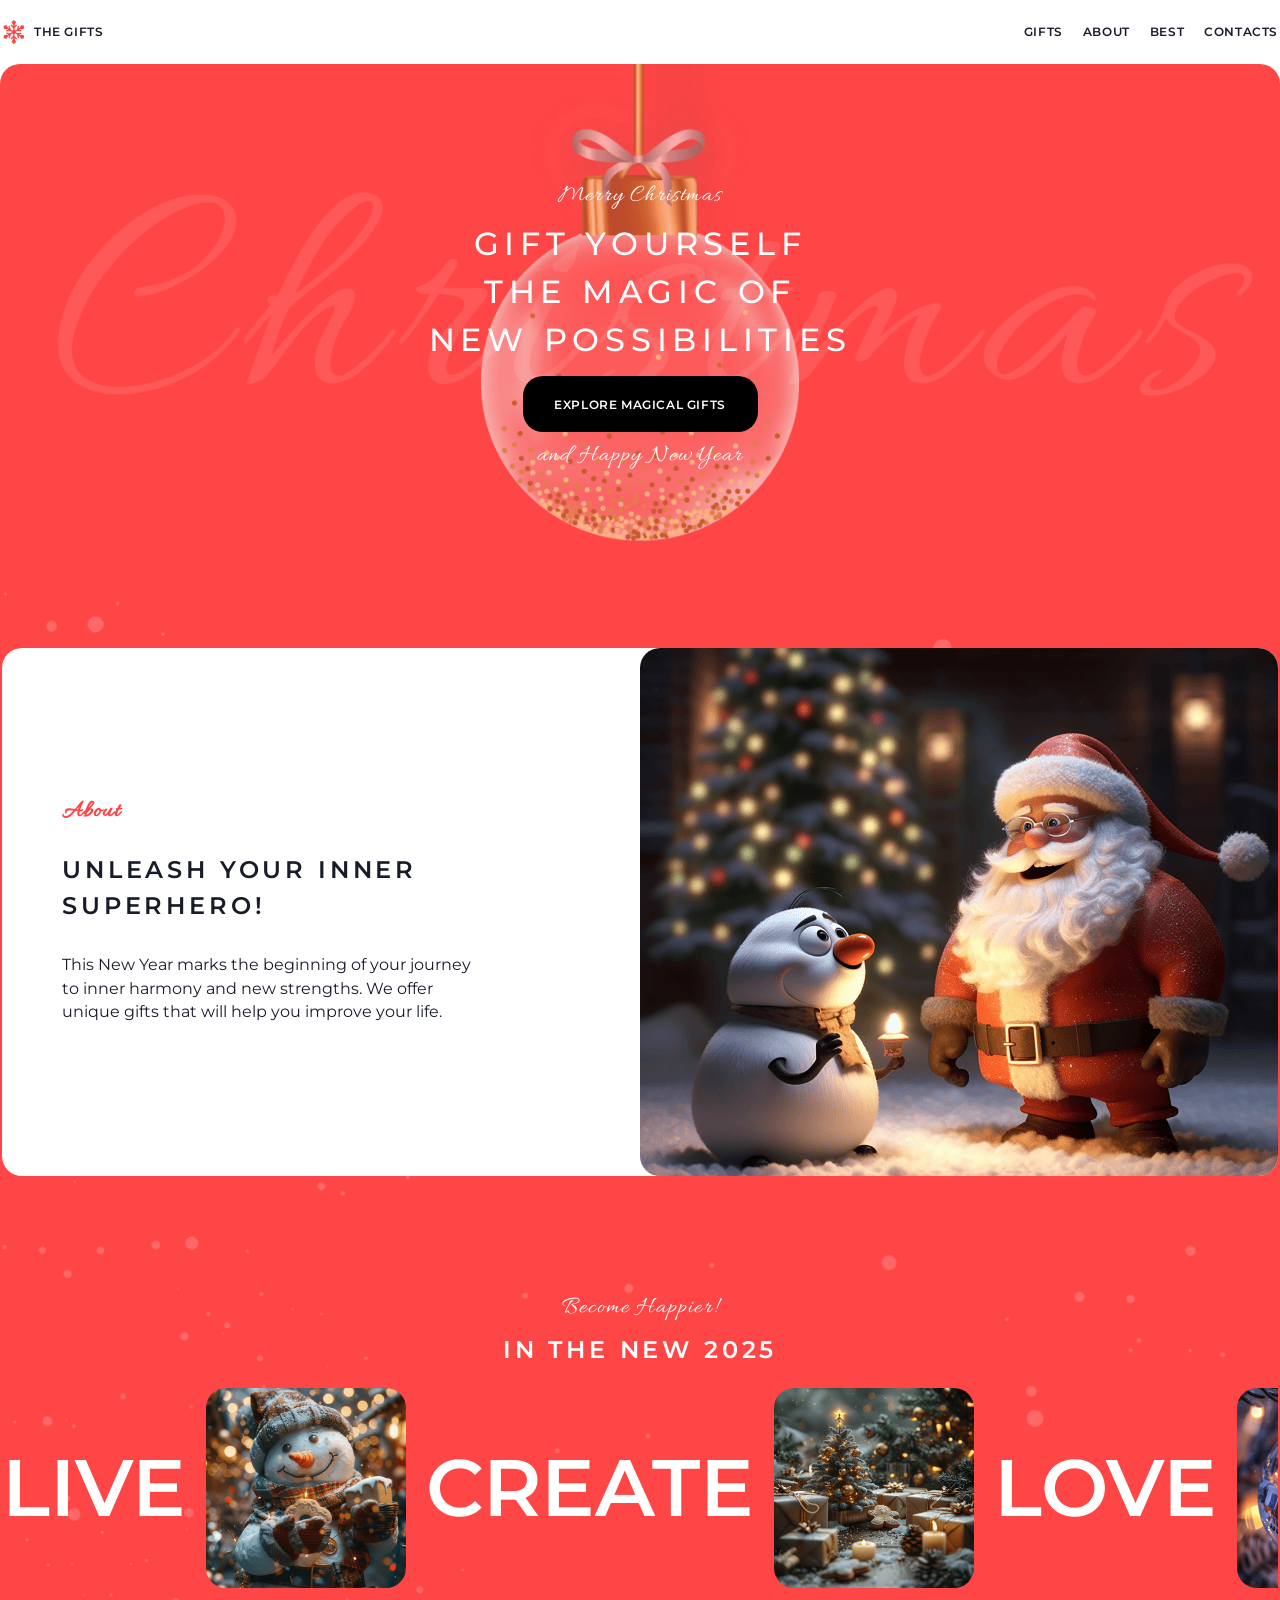
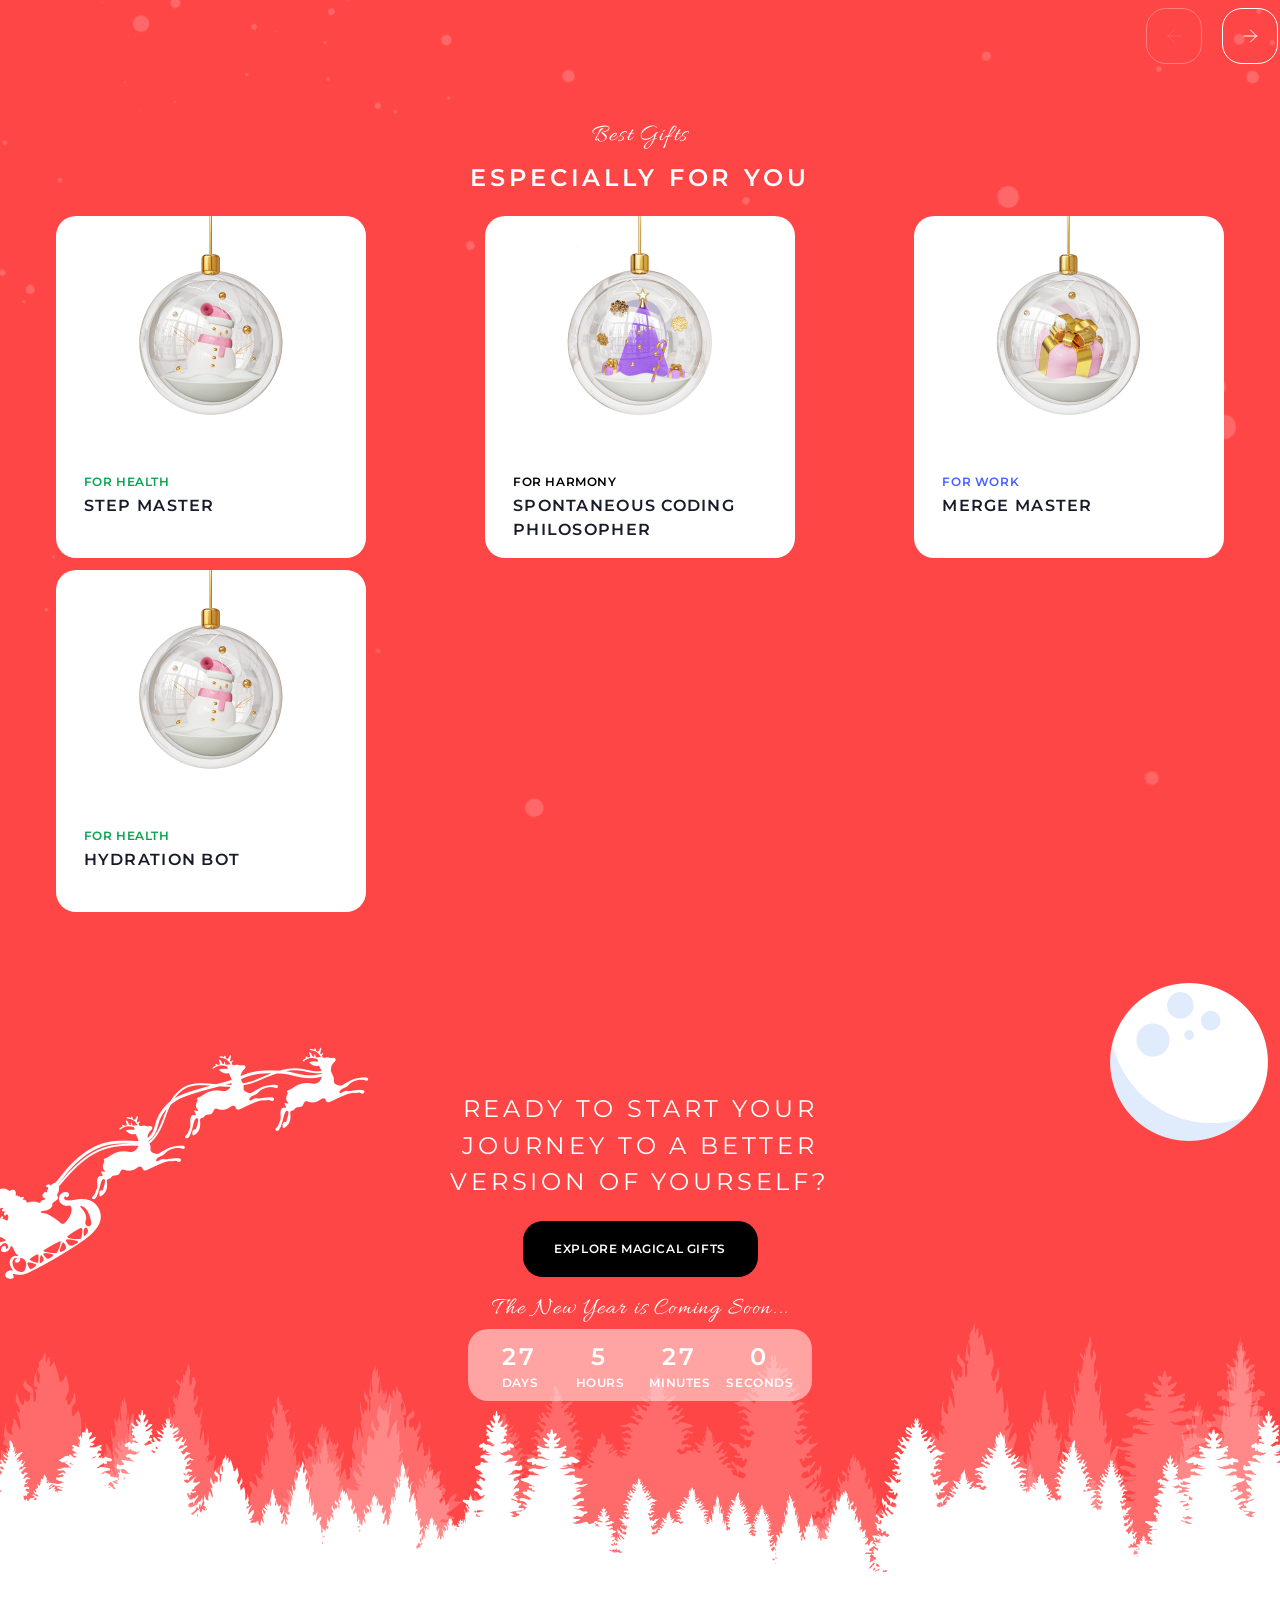
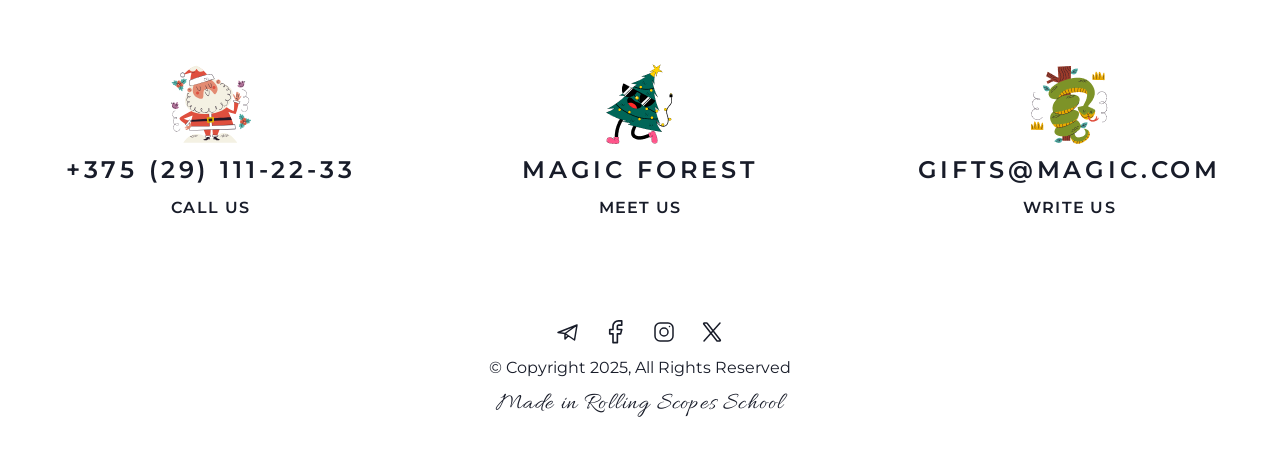
<file: index.html>
<!DOCTYPE html>
<html lang="en">
<head>
    <meta charset="UTF-8">
    <meta name="viewport" content="width=device-width, initial-scale=1.0">
    <title>Christmas-Shop</title>
    <link rel="icon" href="images/favicon.svg.svg" type="image/x-icon">
    <link rel="stylesheet" href="style.css">
</head>
<body>
    <div class="body-wrapper">

        <header>
            <div class="header-container">
                <div class="header-left">
                    <a href="index.html">
                        <img src="images/favicon.svg.svg" alt="icon" class="icon">
                    </a>
                    <a href="gifts.html" class="nav-label">the gifts</a>
                </div>
                <div class="header-right">
                    <nav class="navbar">
                        <ul class="nav-menu">
                            <li class="nav-item"><a class="nav-link" href="gifts.html">gifts</a></li>
                            <li class="nav-item"><a class="nav-link" href="#about">about</a></li>
                            <li class="nav-item"><a class="nav-link" href="#best-gifts">best</a></li>
                            <li class="nav-item"><a class="nav-link" href="#contacts">contacts</a></li>
                        </ul>
                    </nav>
                </div>
                <div class="hamburger" id="burgerBtn">
                    <span class="bar"></span>
                    <span class="bar"></span>
                    <span class="bar"></span>
                </div>
            </div>
        </header>

        <main>

            <section class="hero" id="hero">
                <div class="hero-container">
                    <p class="text-allura text-white text-center">Merry Christmas</p>
                    <h1 class="text-montserrat text-white text-center text-uppercase">
                        gift yourself the magic of new possibilities
                    </h1>
                    <div class="btn-explore">
                        <a href="gifts.html" class="text-montserrat text-white text-uppercase text-center">
                            Explore Magical Gifts
                        </a>
                    </div>
                    <p class="text-allura text-white text-center">and Happy New Year</p>
                </div>
            </section>

            <section class="about" id="about">
                <div class="about-container">
                    <div class="about-content-wrapper">
                        <div class="about-content-block">
                            <h2 class="text-allura text-red">About</h2>
                            <h3 class="text-montserrat text-dark text-uppercase">
                                Unleash your inner superhero!
                            </h3>
                            <p class="text-montserrat text-dark">
                                This New Year marks the beginning of your journey to inner harmony and new strengths.
                                We offer unique gifts that will help you improve your life.
                            </p>
                        </div>
                    </div>
                    <div class="about-img-wrapper">
                        <img src="images/santa.png" alt="santa and snowman" class="santa-snowman">
                    </div>
                </div>
            </section>

            <section class="slider">
                <div class="slider-container">
                    <div class="slider-header">
                        <h2 class="text-allura text-white text-center">Become Happier!</h2>
                        <p class="text-montserrat text-white text-uppercase text-center">in the new 2025</p>
                    </div>
                    <div class="slider-content">
                        <div class="slider-word">
                            <span class="text-montserrat text-white text-uppercase text-center slider-text">Live</span>
                        </div>
                        <img src="images/snowman.png" alt="snowman" class="slider-img">
                        <div class="slider-word">
                            <span class="text-montserrat text-white text-uppercase text-center slider-text">Create</span>
                        </div>
                        <img src="images/christmas-trees.png" alt="christmas tree and presents" class="slider-img">
                        <div class="slider-word">
                            <span class="text-montserrat text-white text-uppercase text-center slider-text">Love</span>
                        </div>
                        <img src="images/christmas-tree-ball.png" alt="christmas ball" class="slider-img">
                        <div class="slider-word">
                            <span class="text-montserrat text-white text-uppercase text-center slider-text">Live</span>
                        </div>
                        <img src="images/snowman.png" alt="snowman" class="slider-img">
                    </div>
                    <div class="slider-buttons">
                        <div class="left-button">
                            <img src="images/arrow-left.svg" alt="arrow-left">
                        </div>
                        <div class="right-button">
                            <img src="images/arrow-right.svg" alt="arrow-right">
                        </div>
                    </div>
                </div>
            </section>

            <section class="best-gifts" id="best-gifts">
                <div class="best-gifts-container">
                    <div class="best-gifts-header">
                        <h2 class="text-allura text-white text-center">Best Gifts</h2>
                        <p class="text-montserrat text-white text-uppercase text-center">especially for you</p>
                    </div>
                    <div class="best-gifts-content">
                        <a href="">
                            <div class="card">
                                <img src="images/gift-for-work.png" alt="gift for work" class="gift-img">
                                <div class="card-content">
                                    <h3 class="text-montserrat text-blue text-uppercase">for work</h3>
                                    <p class="text-montserrat text-dark text-uppercase">Console.log Guru</p>
                                </div>
                            </div>
                        </a>
                        <a href="#">
                            <div class="card">
                                <img src="images/gift-for-health.png" alt="gift for health" class="gift-img">
                                <div class="card-content">
                                    <h3 class="text-montserrat text-green text-uppercase">for health</h3>
                                    <p class="text-montserrat text-dark text-uppercase">Hydration Bot</p>
                                </div>
                            </div>
                        </a>
                        <a href="#">
                            <div class="card">
                                <img src="images/gift-for-work.png" alt="gift for work" class="gift-img">
                                <div class="card-content">
                                    <h3 class="text-montserrat text-blue text-uppercase">for work</h3>
                                    <p class="text-montserrat text-dark text-uppercase">Merge Master</p>
                                </div>
                            </div>
                        </a>
                        <a href="#">
                            <div class="card">
                                <img src="images/gift-for-harmony.png" alt="gift for harmony" class="gift-img">
                                <div class="card-content">
                                    <h3 class="text-montserrat text-pink text-uppercase">for harmony</h3>
                                    <p class="text-montserrat text-dark text-uppercase">Spontaneous Coding Philosopher</p>
                                </div>
                            </div>
                        </a>
                    </div>
                </div>
            </section>

            <section class="cta">
                <div class="cta-container">
                    <div class="cta-block">
                        <h2 class="text-montserrat text-white text-uppercase text-center">
                            Ready to start your journey to a better version of yourself?
                        </h2>
                        <div class="btn-explore">
                            <a href="gifts.html" class="text-montserrat text-white text-uppercase">
                                Explore Magical Gifts
                            </a>
                        </div>
                        <div class="countdown-block">
                            <h3 class="text-allura text-white text-center">The New Year is Coming Soon...</h3>
                            <div class="countdown">
                                <div class="countdown-unit">
                                    <span id="days" class="text-montserrat text-white text-uppercase countdown-number">0</span>
                                    <span class="text-montserrat text-white text-uppercase countdown-label">days</span>
                                </div>
                                <div class="countdown-unit">
                                    <span id="hours" class="text-montserrat text-white text-uppercase countdown-number">0</span>
                                    <span class="text-montserrat text-white text-uppercase countdown-label">hours</span>
                                </div>
                                <div class="countdown-unit">
                                    <span id="minutes" class="text-montserrat text-white text-uppercase countdown-number">0</span>
                                    <span class="text-montserrat text-white text-uppercase countdown-label">minutes</span>
                                </div>
                                <div class="countdown-unit">
                                    <span id="seconds" class="text-montserrat text-white text-uppercase countdown-number">0</span>
                                    <span class="text-montserrat text-white text-uppercase countdown-label">seconds</span>
                                </div>
                            </div>
                        </div>
                    </div>
                </div>
            </section>

        </main>

        <footer>
            <h2 class="visually-hidden">Contacts</h2>
            <div class="footer-container">
                <div class="contacts" id="contacts">
                    <div class="contact-item">
                        <img src="images/santa-claus.svg" alt="santa claus" class="contact-icon">
                        <a href="tel:+375291112233" class="text-montserrat text-dark text-uppercase contact-primary">
                            +375 (29) 111-22-33
                        </a>
                        <a href="tel:+375291112233" class="text-montserrat text-dark text-uppercase contact-secondary">
                            Call Us
                        </a>
                    </div>
                    <div class="contact-item">
                        <img src="images/tree.png" alt="tree" class="contact-icon">
                        <a href="https://google.com/maps" target="_blank" rel="noopener noreferrer"
                            class="text-montserrat text-dark text-uppercase contact-primary">
                            Magic forest
                        </a>
                        <p class="text-montserrat text-dark text-uppercase contact-secondary">Meet Us</p>
                    </div>
                    <div class="contact-item">
                        <img src="images/snake.png" alt="snake" class="contact-icon">
                        <a href="mailto:gifts@magic.com" class="text-montserrat text-dark text-uppercase contact-primary">
                            gifts@magic.com
                        </a>
                        <a href="mailto:gifts@magic.com" class="text-montserrat text-dark text-uppercase contact-secondary">
                            Write Us
                        </a>
                    </div>
                </div>

                <div class="footer-bottom">
                    <div class="footer-social">
                        <a href="https://telegram.com">
                            <img src="images/telegram.svg" alt="telegram" class="social-icon">
                        </a>
                        <a href="https://facebook.com">
                            <img src="images/facebook.svg" alt="facebook" class="social-icon">
                        </a>
                        <a href="https://instagram.com">
                            <img src="images/instagram.svg" alt="instagram" class="social-icon">
                        </a>
                        <a href="https://x.com">
                            <img src="images/X.svg" alt="x" class="social-icon">
                        </a>
                    </div>
                    <div class="footer-copyright">
                        <p class="text-montserrat text-dark text-center">© Copyright 2025, All Rights Reserved</p>
                    </div>
                    <div class="footer-school">
                        <a href="https://rs.school/" target="_blank" rel="noopener noreferrer"
                            class="text-allura text-dark text-center">
                            Made in Rolling Scopes School
                        </a>
                    </div>
                </div>
            </div>
        </footer>
        <button onclick="gotopFunction()" id="scroll-button">
            <img src="images/arrow-up.svg" alt="arrow up">
        </button>
    </div>
    <script src="script.js"></script>
</body>
</html>
</file>
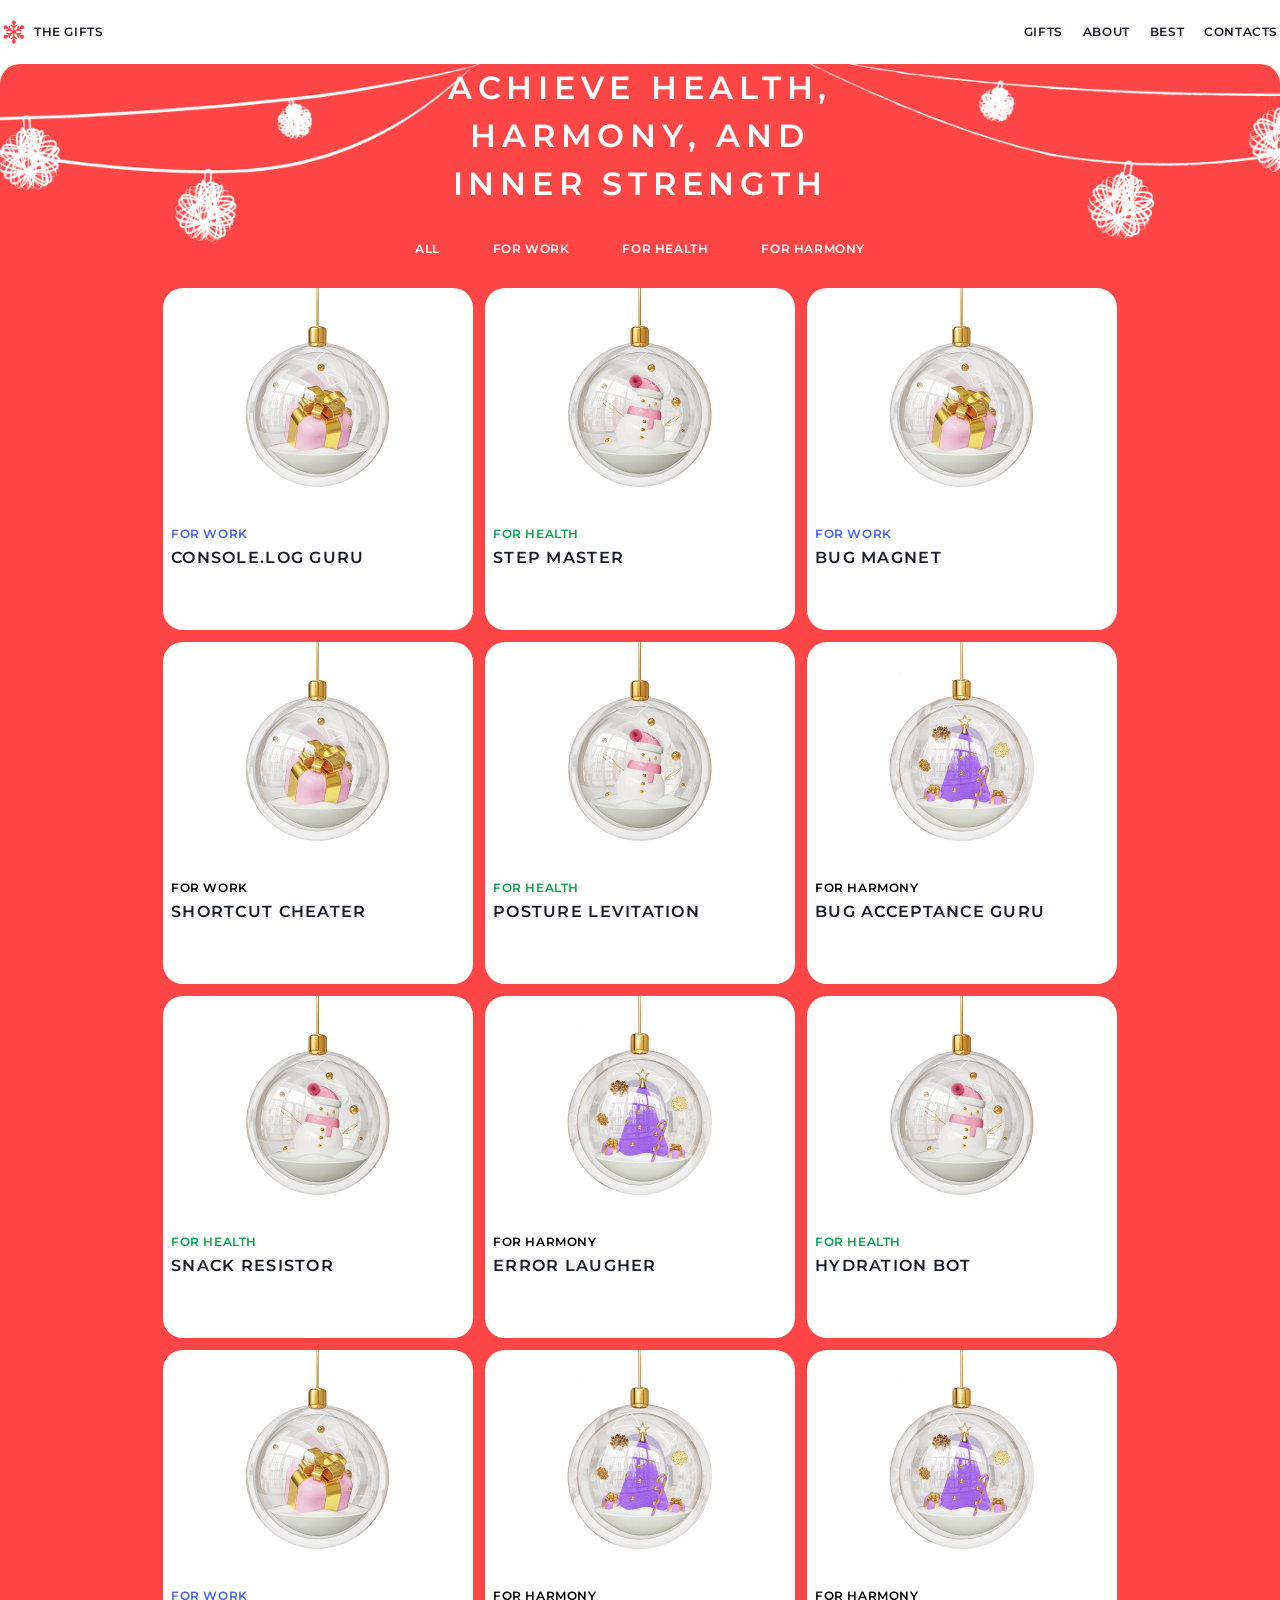
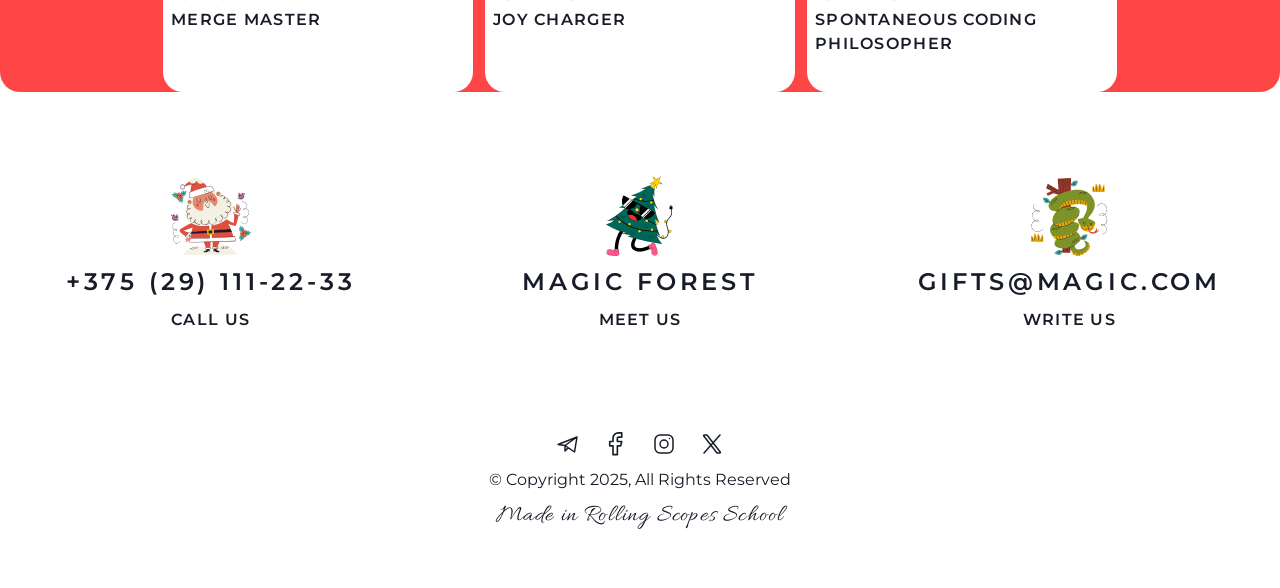
<file: gifts.html>
<!DOCTYPE html>
<html lang="en">
<head>
    <meta charset="UTF-8">
    <meta name="viewport" content="width=device-width, initial-scale=1.0">
    <title>Gifts Page</title>
    <link rel="icon" href="images/favicon.svg.svg" type="image/x-icon">
    <link rel="stylesheet" href="style.css">
</head>
<body>
    <div class="gifts-page-wrapper">

        <header>
            <div class="header-container">
                <div class="header-left">
                    <a href="index.html">
                        <img src="images/favicon.svg.svg" alt="icon" class="icon">
                    </a>
                    <a href="gifts.html" class="nav-label">the gifts</a>
                </div>
                <div class="header-right">
                    <nav class="navbar">
                        <ul class="nav-menu">
                            <li class="nav-item"><a class="nav-link" href="gifts.html">gifts</a></li>
                            <li class="nav-item"><a class="nav-link" href="index.html#about">about</a></li>
                            <li class="nav-item"><a class="nav-link" href="index.html#best-gifts">best</a></li>
                            <li class="nav-item"><a class="nav-link" href="#contacts">contacts</a></li>
                        </ul>
                    </nav>
                </div>
                <div class="hamburger" id="burgerBtn">
                    <span class="bar"></span>
                    <span class="bar"></span>
                    <span class="bar"></span>
                </div>
            </div>
        </header>

        <main>
            <section class="gifts" id="gifts">
                <div class="gifts-container">
                    <h1 class="text-montserrat text-white text-uppercase text-center">
                            Achieve health, harmony, and inner strength
                    </h1>
                    <h2 class="visually-hidden">h2</h2>

                    <div class="gifts-tabs">
                        <div class="tab text-montserrat text-white text-uppercase text-center">
                            <p>all</p>
                        </div>
                        <div class="tab text-montserrat text-white text-uppercase text-center">
                            <p>for work</p>
                        </div>
                        <div class="tab text-montserrat text-white text-uppercase text-center">
                            <p>for health</p>
                        </div>
                        <div class="tab text-montserrat text-white text-uppercase text-center">
                            <p>for harmony</p>
                        </div>
                    </div>

                    <div class="gifts-cards">
                        <a href="#">
                            <div class="card">
                                <img src="images/gift-for-work.png" alt="gift for work" class="gift-img">
                                <h3 class="text-montserrat text-blue text-uppercase">for work</h3>
                                <p class="text-montserrat text-dark text-uppercase">Console.log Guru</p>
                            </div>
                        </a>
                        <a href="#">
                            <div class="card">
                                <img src="images/gift-for-health.png" alt="gift for health" class="gift-img">
                                <h3 class="text-montserrat text-green text-uppercase">for health</h3>
                                <p class="text-montserrat text-dark text-uppercase">Step Master</p>
                            </div>
                        </a>
                        <a href="#">
                            <div class="card">
                                <img src="images/gift-for-work.png" alt="gift for work" class="gift-img">
                                <h3 class="text-montserrat text-blue text-uppercase">for work</h3>
                                <p class="text-montserrat text-dark text-uppercase">Bug Magnet</p>
                            </div>
                        </a>
                        <a href="#">
                            <div class="card">
                                <img src="images/gift-for-work.png" alt="gift for work" class="gift-img">
                                <h3 class="text-montserrat text-pink text-uppercase">for work</h3>
                                <p class="text-montserrat text-dark text-uppercase">Shortcut Cheater</p>
                            </div>
                        </a>
                        <a href="#">
                            <div class="card">
                                <img src="images/gift-for-health.png" alt="gift for health" class="gift-img">
                                <h3 class="text-montserrat text-green text-uppercase">for health</h3>
                                <p class="text-montserrat text-dark text-uppercase">Posture Levitation</p>
                            </div>
                        </a>
                        <a href="#">
                            <div class="card">
                                <img src="images/gift-for-harmony.png" alt="gift for harmony" class="gift-img">
                                <h3 class="text-montserrat text-pink text-uppercase">for harmony</h3>
                                <p class="text-montserrat text-dark text-uppercase">Bug Acceptance Guru</p>
                            </div>
                        </a>
                        <a href="#">
                            <div class="card">
                                <img src="images/gift-for-health.png" alt="gift for health" class="gift-img">
                                <h3 class="text-montserrat text-green text-uppercase">for health</h3>
                                <p class="text-montserrat text-dark text-uppercase">Snack Resistor</p>
                            </div>
                        </a>
                        <a href="#">
                            <div class="card">
                                <img src="images/gift-for-harmony.png" alt="gift for harmony" class="gift-img">
                                <h3 class="text-montserrat text-pink text-uppercase">for harmony</h3>
                                <p class="text-montserrat text-dark text-uppercase">Error Laugher</p>
                            </div>
                        </a>
                        <a href="#">
                            <div class="card">
                                <img src="images/gift-for-health.png" alt="gift for health" class="gift-img">
                                <h3 class="text-montserrat text-green text-uppercase">for health</h3>
                                <p class="text-montserrat text-dark text-uppercase">Hydration Bot</p>
                            </div>
                        </a>
                        <a href="#">
                            <div class="card">
                                <img src="images/gift-for-work.png" alt="gift for work" class="gift-img">
                                <h3 class="text-montserrat text-blue text-uppercase">for work</h3>
                                <p class="text-montserrat text-dark text-uppercase">Merge Master</p>
                            </div>
                        </a>
                        <a href="#">
                            <div class="card">
                                <img src="images/gift-for-harmony.png" alt="gift for harmony" class="gift-img">
                                <h3 class="text-montserrat text-pink text-uppercase">for harmony</h3>
                                <p class="text-montserrat text-dark text-uppercase">Joy Charger</p>
                            </div>
                        </a>
                        <a href="#">
                            <div class="card">
                                <img src="images/gift-for-harmony.png" alt="gift for harmony" class="gift-img">
                                <h3 class="text-montserrat text-pink text-uppercase">for harmony</h3>
                                <p class="text-montserrat text-dark text-uppercase">Spontaneous Coding Philosopher</p>
                            </div>
                        </a>
                    </div>

                </div>
            </section>
        </main>

        <footer>
            <h2 class="visually-hidden">Contacts</h2>
            <div class="footer-container">
                <div class="contacts" id="contacts">
                    <div class="contact-item">
                        <img src="images/santa-claus.svg" alt="santa claus" class="contact-icon">
                        <a href="tel:+375291112233" class="text-montserrat text-dark text-uppercase contact-primary">
                            +375 (29) 111-22-33
                        </a>
                        <a href="tel:+375291112233" class="text-montserrat text-dark text-uppercase contact-secondary">
                            Call Us
                        </a>
                    </div>
                    <div class="contact-item">
                        <img src="images/tree.png" alt="tree" class="contact-icon">
                        <a href="https://google.com/maps" target="_blank" rel="noopener noreferrer"
                            class="text-montserrat text-dark text-uppercase contact-primary">
                            Magic forest
                        </a>
                        <p class="text-montserrat text-dark text-uppercase contact-secondary">Meet Us</p>
                    </div>
                    <div class="contact-item">
                        <img src="images/snake.png" alt="snake" class="contact-icon">
                        <a href="mailto:gifts@magic.com" class="text-montserrat text-dark text-uppercase contact-primary">
                            gifts@magic.com
                        </a>
                        <a href="mailto:gifts@magic.com" class="text-montserrat text-dark text-uppercase contact-secondary">
                            Write Us
                        </a>
                    </div>
                </div>

                <div class="footer-bottom">
                    <div class="footer-social">
                        <a href="https://telegram.com">
                            <img src="images/telegram.svg" alt="telegram" class="social-icon">
                        </a>
                        <a href="https://facebook.com">
                            <img src="images/facebook.svg" alt="facebook" class="social-icon">
                        </a>
                        <a href="https://instagram.com">
                            <img src="images/instagram.svg" alt="instagram" class="social-icon">
                        </a>
                        <a href="https://x.com">
                            <img src="images/X.svg" alt="x" class="social-icon">
                        </a>
                    </div>
                    <div class="footer-copyright">
                        <p class="text-montserrat text-dark text-center">© Copyright 2025, All Rights Reserved</p>
                    </div>
                    <div class="footer-school">
                        <a href="https://rs.school/" target="_blank" rel="noopener noreferrer"
                            class="text-allura text-dark text-center">
                            Made in Rolling Scopes School
                        </a>
                    </div>
                </div>
            </div>
        </footer>
        <button onclick="gotopFunction()" id="scroll-button">
            <img src="images/arrow-up.svg" alt="arrow up">
        </button>
    </div>
    
    <script src="script2.js"></script>
</body>
</html>
</file>
<file: style.css>
@import url('https://fonts.googleapis.com/css2?family=Montserrat:ital,wght@0,100..900;1,100..900&display=swap');
@import url('https://fonts.googleapis.com/css2?family=Allura&display=swap');


:root {
    --color-dark:    #181C29;
    --color-white:   #FFFFFF;
    --color-red:     #FF4646;
    --color-blue:    #4361FF;
    --color-green:   #06A44F;
    --color-black:   #000000;

    --font-montserrat: "Montserrat", sans-serif;
    --font-allura:     "Allura", cursive;

    --radius: 20px;

    --header-height: 24px;
    --max-width-page:      1440px;
    --max-width-container: 1276px;
}


*,
*::before,
*::after {
    box-sizing: border-box;
}

body {
    margin: 0;
    padding: 0;
    background-color: var(--color-white);
    font-family: var(--font-montserrat);
}

h1, h2, h3, h4, p {
    margin: 0;
}

ul {
    list-style: none;
    margin: 0;
    padding: 0;
    display: flex;
    gap: 20px;
}

a {
    text-decoration: none;
    color: inherit;
    cursor: pointer;
}

img {
    display: block;
    max-width: 100%;
}

html {
    scroll-behavior: smooth;
}


.text-montserrat { font-family: var(--font-montserrat); }
.text-allura     { font-family: var(--font-allura); }


.text-dark  { color: var(--color-dark); }
.text-white { color: var(--color-white); }
.text-red   { color: var(--color-red); }
.text-blue  { color: var(--color-blue); }
.text-green { color: var(--color-green); }
.text-pink  { color: var(--color-pink); }


.text-uppercase { text-transform: uppercase; }
.text-center    { text-align: center; }


.body-wrapper,
.gifts-page-wrapper {
    width: 100%;
    margin: 0 auto;
    display: flex;
    flex-direction: column;
    justify-content: center;
    align-items: center;
    background-color: var(--color-white);
}


.about,
.slider,
.best-gifts {
    background-image: url("images/bg-snow.png");
    background-color: var(--color-red);
    background-repeat: no-repeat;
    background-position: center;
    background-size: cover;
}

.hero {
    background-image: url("images/bg-ball.png");
    background-color: var(--color-red);
    background-repeat: no-repeat;
    background-position: center;
    background-size: cover;
    border-radius: var(--radius) var(--radius) 0 0;
}

.cta {
    background-image: url("images/bg-forest.png");
    background-color: var(--color-red);
    background-repeat: no-repeat;
    background-position: center;
    background-size: cover;
    border-radius: 0 0 var(--radius) var(--radius);
}

.gifts {
    background-image: url("images/bg-garland.png");
    background-color: var(--color-red);
    background-repeat: no-repeat;
    background-position: top;
    background-size: contain;
    width: 100%;
    max-width: var(--max-width-page);
    border-radius: var(--radius);
}


header {
    min-height: 64px;
    width: 100%;
    display: flex;
    justify-content: center;
}

.header-container {
    width: var(--max-width-container);
    display: flex;
    align-items: center;
    justify-content: space-between;
    min-height: 64px;
}

.header-left {
    display: flex;
    flex: 1;
    align-items: center;
    justify-content: flex-start;
    gap: 8px;
    white-space: nowrap;
}

.header-right {
    display: flex;
    justify-content: flex-end;
    flex: 1;
}

.header-right nav ul li a {
    font-family: var(--font-montserrat);
    font-weight: 600;
    font-size: 12px;
    letter-spacing: 0.05em;
    text-transform: uppercase;
    color: var(--color-dark);
}

.nav-label {
    font-family: var(--font-montserrat);
    font-weight: 600;
    font-size: 12px;
    letter-spacing: 0.05em;
    text-transform: uppercase;
    color: var(--color-dark);
    line-height: 130%;
}

.icon {
    width: 24px;
    height: 24px;
}

.navbar {
    font-family: var(--font-montserrat);
    font-weight: 600;
    font-size: 12px;
    letter-spacing: 0.05em;
    text-transform: uppercase;
    color: var(--color-dark);
    line-height: 130%;
}

.nav-link {
    transition: 0.7s ease;
}

.nav-link:hover {
    color: var(--color-green);
}

.hamburger {
    display: none;
    flex-direction: column;
    cursor: pointer;
}

  .bar {
    width: 25px;
    height: 2px;
    background-color: var(--color-dark);
    margin: 3px 0;
    transition: 0.3s ease;
  }



.disabled {
    pointer-events: none;
    cursor: default;
    opacity: 0.6;
}

main {
    width: 100%;
    display: flex;
    flex-direction: column;
    justify-content: center;
    align-items: center;
}

.hero {
    display: flex;
    justify-content: center;
    align-items: center;
    min-height: 524px;
    width: 100%;
    max-width: var(--max-width-page);
}

.hero-container {
    display: flex;
    flex-direction: column;
    justify-content: center;
    align-items: center;
    height: 404px;
    max-width: 426px;
    gap: 12px;
}

.hero-container h1 {
    min-height: 144px;
    font-weight: 500;
    font-size: 32px;
    line-height: 150%;
    letter-spacing: 0.18em;
}

.hero-container p {
    font-size: 24px;
    font-weight: 400;
    line-height: 100%;
    letter-spacing: 0.05em;
}

.btn-explore {
    display: flex;
    justify-content: center;
    align-items: center;
    width: 235px;
    height: 56px;
    white-space: nowrap;
    background-color: var(--color-black);
    border-radius: var(--radius);
}

.btn-explore a {
    font-family: var(--font-montserrat);
    font-weight: 600;
    font-size: 12px;
    letter-spacing: 0.05em;
    color: var(--color-white);
}


.about {
    display: flex;
    justify-content: center;
    align-items: center;
    min-height: 648px;
    width: 100%;
    max-width: var(--max-width-page);
}

.about-container {
    display: flex;
    width: var(--max-width-container);
    background-color: var(--color-white);
    border-radius: var(--radius);
}

.about-content-wrapper {
    display: flex;
    align-items: center;
    flex: 1;
    width: 638px;
    min-height: 528px;
}

.about-content-block {
    margin: 0 60px;
    gap: 20px;
    max-width: 426px;
    height: 328px;
    display: flex;
    flex-direction: column;
    justify-content: center;
}

.about-content-block h2 {
    font-size: 24px;
    line-height: 100%;
    letter-spacing: 0.05em;
    color: var(--color-red);
}

.about-content-block h3 {
    font-size: 24px;
    font-weight: 600;
    line-height: 152%;
    letter-spacing: 0.16em;
    text-transform: uppercase;
    color: var(--color-dark);
    margin: 8px 0;
}

.about-content-block p {
    font-size: 16px;
    line-height: 148%;
    color: var(--color-dark);
}

.about-img-wrapper {
    flex: 1;
}

.santa-snowman {
    width: 100%;
    height: 528px;
    object-fit: cover;
    border-radius: var(--radius);
}


.slider {
    display: flex;
    justify-content: center;
    align-items: center;
    min-height: 488px;
    overflow: hidden;
    width: 100%;
    max-width: var(--max-width-page);
}

.slider-container {
    display: flex;
    overflow: hidden;
    flex-direction: column;
    align-items: center;
    justify-content: center;
    gap: 20px;
    width: var(--max-width-container);
}

.slider-header {
    display: flex;
    flex-direction: column;
    align-items: center;
    gap: 12px;
}

.slider-header h2 {
    font-size: 24px;
    font-weight: 400;
    line-height: 100%;
    letter-spacing: 0.05em;
}

.slider-header p {
    font-size: 24px;
    font-weight: 600;
    line-height: 152%;
    letter-spacing: 0.16em;
}

.slider-content {
    display: flex;
    align-items: center;
    justify-content: flex-start;
    width: inherit;
    height: 200px;
    overflow: visible;
    gap: 20px;
}

.left-button.inactive, .right-button.inactive {
    opacity: 0.3;
    cursor: not-allowed;
    pointer-events: none;
}

.slider-img {
    width: 200px;
    height: 200px;
    flex-shrink: 0;
    border-radius: var(--radius);
}

.slider-word {
    display: flex;
    align-items: center;
    justify-content: center;
    flex-shrink: 0;
}

.slider-text {
    font-size: 80px;
    font-weight: 600;
    line-height: 100%;
    white-space: nowrap;
}

.slider-buttons {
    width: inherit;
    display: flex;
    justify-content: flex-end;
    gap: 20px;
}

.left-button, .right-button {
    width: 56px;
    height: 56px;
    border: 1px solid var(--color-white);
    border-radius: var(--radius);
    display: flex;
    justify-content: center;
    align-items: center;
}


.best-gifts {
    display: flex;
    justify-content: center;
    align-items: center;
    min-height: 554px;
    width: 100%;
    max-width: var(--max-width-page);
}

.best-gifts-container {
    display: flex;
    flex-direction: column;
    align-items: center;
    gap: 20px;
    width: var(--max-width-container);
}

.best-gifts-header {
    width: 426px;
    height: 72px;
    gap: 12px;
    display: flex;
    flex-direction: column;
}

.best-gifts-header h2 {
    font-size: 24px;
    font-weight: 400;
    line-height: 100%;
    letter-spacing: 0.05em;
}

.best-gifts-header p {
    font-size: 24px;
    font-weight: 600;
    line-height: 152%;
    letter-spacing: 0.16em;
    text-transform: uppercase;
}

.best-gifts-content {
    display: flex;
    gap: 12px;
    justify-content: space-between;
    width: 100%;
}


.card {
    background-color: var(--color-white);
    width: 310px;
    min-height: 342px;
    border-radius: var(--radius);
    overflow: hidden;
    display: flex;
    flex-direction: column;

}

.card h3 {
    font-size: 12px;
    font-weight: 600;
    line-height: 130%;
    letter-spacing: 0.05em;
    padding: 8px 8px 4px;
}

.card p {
    font-size: 16px;
    font-weight: 600;
    line-height: 152%;
    letter-spacing: 0.08em;
    padding: 0 8px 8px;
}

.card-content {
    width: inherit;
    height: 112px;
    padding: 20px;
}

.gift-img {
    width: 100%;
    max-height: 230px;
    object-fit: cover;
    border-radius: 0;
}


.cta {
    display: flex;
    justify-content: center;
    align-items: center;
    min-height: 668px;
    width: 100%;
    max-width: var(--max-width-page);
}

.cta-container {
    display: flex;
    justify-content: center;
    align-items: center;
    width: var(--max-width-container);
    padding: 60px 0;
}

.cta-block {
    display: flex;
    flex-direction: column;
    align-items: center;
    justify-content: center;
    gap: 20px;
    max-width: 426px;
}

.cta-block h2 {
    font-size: 24px;
    font-weight: 400;
    line-height: 152%;
    letter-spacing: 0.16em;
}

.countdown-block {
    display: flex;
    flex-direction: column;
    align-items: center;
    gap: 8px;
}

.countdown-block h3 {
    font-size: 24px;
    font-weight: 400;
    line-height: 100%;
    letter-spacing: 0.05em;
}

.countdown {
    display: flex;
    justify-content: center;
    align-items: center;
    width: 344px;
    height: 72px;
    background-color: rgba(255, 255, 255, 0.5);
    border-radius: var(--radius);
    max-width: var(--max-width-container);
}

.countdown-unit {
    display: grid;
    place-items: center;
    width: 80px;
    height: 52px;
}

.countdown-number {
    font-size: 24px;
    font-weight: 600;
    line-height: 152%;
    letter-spacing: 0.16em;
}

.countdown-label {
    font-size: 12px;
    font-weight: 600;
    line-height: 130%;
    letter-spacing: 0.05em;
}


footer {
    display: flex;
    flex-direction: column;
    justify-content: center;
    align-items: center;
    width: 100%;
    min-height: 496px;
}

.footer-container {
    display: flex;
    flex-direction: column;
    justify-content: space-between;
    width: 100%;
    height: 376px;
    gap: 60px;
}

.contacts {
    display: flex;
    justify-content: center;
    align-items: center;
    width: inherit;
    min-height: 204px;
    gap: 12px;
}

.contact-item {
    display: flex;
    flex-direction: column;
    align-items: center;
    width: 417.33px;
    height: inherit;
    gap: 8px;
    text-align: center;
}

.contact-icon {
    width: 80px;
    height: 80px;
    object-fit: contain;
    border-radius: 0;
}

.contact-primary {
    font-size: 24px;
    font-weight: 600;
    line-height: 152%;
    letter-spacing: 0.16em;
}

.contact-secondary {
    font-size: 16px;
    font-weight: 600;
    line-height: 152%;
    letter-spacing: 0.08em;
}

.footer-bottom {
    display: flex;
    flex-direction: column;
    align-items: center;
    gap: 12px;
}

.footer-social {
    display: flex;
    justify-content: center;
    gap: 24px;
}

.social-icon {
    width: 24px;
    height: 24px;
}

.footer-copyright p {
    font-size: 16px;
    line-height: 148%;
}

.footer-school a {
    font-size: 24px;
    line-height: 100%;
    letter-spacing: 0.05em;
}

.visually-hidden {
    position: absolute;
    width: 1px;
    height: 1px;
    overflow: hidden;
    clip: rect(0, 0, 0, 0);
    white-space: nowrap;
}


.gifts {
    display: flex;
    flex-direction: column;
    justify-content: center;
    align-items: center;
    min-height: 1394px;
    gap: 20px;
}

.gifts-container {
    display: flex;
    flex-direction: column;
    align-items: center;
    gap: 20px;
    max-width: var(--max-width-container);
}

.gifts-container h1 {
    font-size: 32px;
    font-weight: 600;
    line-height: 150%;
    letter-spacing: 0.18em;
    width: 426px;
}

.gifts-tabs {
    display: flex;
    justify-content: space-between;
    align-items: center;
    width: 474px;
    height: 40px;
    flex-wrap: wrap;
    gap: 8px;
}

.tab {
    display: flex;
    justify-content: center;
    align-items: center;
    height: 40px;
    padding: 0 12px;
    font-size: 12px;
    font-weight: 600;
    letter-spacing: 0.05em;
    border-radius: var(--radius);
    cursor: pointer;
}

.gifts-cards {
    display: grid;
    grid-template-columns: repeat(4, 1fr);
    gap: 12px;
    width: 100%;
    justify-items: center;
    white-space: wrap;
}

.gifts-cards a {
    display: flex;
    flex-direction: column;
    justify-content: center;
    align-items: center;
    width: 310px;
    height: 342px;

}

.gifts-cards .card {
    width: 100%;
}


.tab.active {
    background-color: var(--color-white);
    pointer-events: none;
}

.gifts-cards a.hidden {
    display: none;
}

#scroll-button {
  display: none;
  position: fixed; 
  bottom: 8px;
  right: 8px;
  z-index: 999; 
  border: 1px solid var(--color-red); 
  background-color: var(--color-white);
  color: var(--color-white);
  cursor: pointer; 
  padding: 16px; 
  border-radius: 28px; 
}

@media (min-width: 1000px) and (max-width: 1292px) {
    .gifts-cards {
    display: grid;
    grid-template-columns: repeat(3, 1fr);
    gap: 12px;
    width: 100%;
    justify-items: center;
    white-space: wrap;
}

    .best-gifts-content {
    display: grid;
    grid-template-columns: repeat(3, 1fr);
    gap: 12px;
    width: 100%;
    justify-items: center;
    white-space: wrap;
    }
}

@media (min-width: 769px) and (max-width: 1001px) {
    .gifts-cards {
    display: grid;
    grid-template-columns: repeat(2, 1fr);
    gap: 12px;
    width: 100%;
    justify-items: center;
    white-space: wrap;
}
    .best-gifts-content {
    display: grid;
    grid-template-columns: repeat(2, 1fr);
    gap: 12px;
    width: 100%;
    justify-items: center;
    white-space: wrap;
    }
}

@media (min-width: 380px) and (max-width: 650px) {
    .gifts-cards {
    display: flex;
    flex-direction: column;
    gap: 12px;
    width: 100%;
    justify-items: center;
    white-space: wrap;
}

    .best-gifts-content {
    display: flex;
    gap: 12px;
    width: 100%;
    justify-items: center;
    white-space: wrap;
    }
}

@media (min-width: 381px) and (max-width: 768px) {   
    
    
    body.lock { overflow: hidden; }

    .hamburger     { 
        display: flex; 
        z-index: 100;
        flex-direction: column;
        cursor: pointer;

    }

    .hamburger.active .bar:nth-child(2) {
        opacity: 0;
    }
    .hamburger.active .bar:nth-child(1) {
        transform: translateY(8px) rotate(45deg);
    }
    .hamburger.active .bar:nth-child(3) {
        transform: translateY(-8px) rotate(-45deg);
    }

    .nav-menu {
        position: fixed;
        right: -100%;
        top:64px;
        height: calc(100vh - var(--header-height));
        gap: 0;
        flex-direction: column;
        justify-content: center;
        align-items: center;
        background-color: var(--color-white);
        width: 100%;
        text-align: center;
        transition: 1s ease;
    }

    .nav-item {
        margin: 8px 0;
    }

    .nav-menu.active {
        right: 0;
    }

    .header-right    { display: block; }

    

    .body-wrapper,
    .gifts-page-wrapper {
        max-width: 768px;
    }

    header {
        width: 100%;
    }

    .header-container {
        width: 752px;
        justify-content: space-between;
        gap: 12px;
    }

    .header-left { 
        width: 141px; 
        height: 40px;
        padding: 8px;
    }

    .hero {
        width: 100%;
        min-height: 400px;
        padding: 60px 16px;
    }

    .hero-container {
        width: 100%;
        max-width: 426px;
        height: 404px;
    }

    .about {
        width: 100%;
        min-height: 648px;
    }

    .about-container {
        max-width: 752px;
        width: 100%;
        min-height: 528px;
        margin-left: 8px;
        margin-right: 8px;
        
    }

    .about-content-wrapper {
        max-width: 50%;
        height: 528px;
        display: flex;
        justify-content: center;
        align-items: center;
    }

    .about-content-block {
        max-width: 256px;
        height: 100%;
        margin: 0;
    }

    .about-img-wrapper {
        max-width: 50%;
        height: 528px;
    }

    .santa-snowman {
        width: 376px;
        height: 528px;
    }

    .slider {
        width: 100%;
        overflow: hidden;
    }

    .slider-container {
        width: 100%;
        max-width: 752px;
        padding: 0 10px;
    }

    .slider-content {
        width: inherit;
    }

    .best-gifts {
        width: 100%;
        min-height: auto;
    }

    .best-gifts-header {
        width: 100%;
    }

    .best-gifts-container {
        width: 100%;
        padding: 40px 16px;
    }

    .best-gifts-content {
        width: 100%;
        display: flex;
        flex-direction: column;
        align-items: center;
    }

    .best-gifts-container a {
        width: 310px;
        height: 342px;
        display: flex;
    }

    .card {
        width: 100%;
        display: flex;
        flex-direction: column;
        justify-content: center;
        align-items: center;

    }

    .gift-img {
        width: 100%;
        height: auto;
    }

    .cta {
        width: 100%;
        min-height: 668px;
    }

    .cta-container {
        width: 100%;
        max-width: 752px;
        padding: 40px 16px;
    }

    .cta-block {
        width: 426px;
    }


    footer { 
        width: 100%; 
        max-height: 928px;
        height: auto;
        padding: 60px 8px;
    }

    .footer-container {
        width: 100%;
        max-width: 752px;
        height: auto;
        max-height: 808px;
        gap: 60px;
    }

    .contacts { 
        width: 100%;
        max-height: 636px;
        height: auto;
        flex-direction: column;
        gap: 12px;
    }

    .contact-item { 
        width: 100%; 
        max-height: 204px;
        padding: 20px;
        gap:12px;
    }

    .gifts {
        max-width: 768px;
        padding: 60px 8px;
    }

    .gifts-container {
        max-width: 632px;
        height: auto;

    }

    .gifts-header {
        width: 100%;
        height: auto;
    }

    .garland {
        width: 100%;
        height: 108px;
    }

    .gifts-tabs {
        width: 100%;
        max-width: 474px;
        flex-wrap: wrap;
    }

    .gifts-cards {
        grid-template-columns: repeat(2, minmax(0, 1fr));
        justify-content: center;
        align-items: center;
    }
    .card {
        max-width: 310px;
    }
}

@media (max-width: 380px) {

       body.lock { overflow: hidden; }

    .hamburger     { 
        display: flex; 
        z-index: 100;
        flex-direction: column;
        cursor: pointer;

    }

    .hamburger.active .bar:nth-child(2) {
        opacity: 0;
    }
    .hamburger.active .bar:nth-child(1) {
        transform: translateY(8px) rotate(45deg);
    }
    .hamburger.active .bar:nth-child(3) {
        transform: translateY(-8px) rotate(-45deg);
    }

    .nav-menu {
        position: fixed;
        right: -100%;
        top:64px;
        height: calc(100vh - var(--header-height));
        gap: 0;
        flex-direction: column;
        justify-content: center;
        align-items: center;
        background-color: var(--color-white);
        width: 100%;
        text-align: center;
        transition: 1s ease;
    }

    .nav-item {
        margin: 8px 0;
    }

    .nav-menu.active {
        right: 0;
    }

    .header-right    { display: block; }


    .body-wrapper,
    .gifts-page-wrapper {
        width: 380px;
        max-width: 380px;
        overflow-x: hidden;
    }

    header {
        width: 380px;
        height: 64px;
    }

    .hero {
        width: 380px;
        height: 572px;
    }

    .hero-container {
        width: 364px;
        height: 452px;
    }

    .about {
        width: 380px;
        height: 1000px;
        flex: none;
    }

    .about-container {
        display: grid;
        width: 364px;
        height: 880px;
    }

    .about-content-wrapper {
        width: 364px;
        height: 352px;
        display: flex;
        justify-content: center;
        align-items: center;
        min-height: auto;
    }

    .about-content-block {
        width: 324px;
        height: 352px;
        margin: 0;
    }

    .about-img-wrapper {
        width: 364px;
        height: 528px;
        display: flex;
        justify-content: center;
        align-items: center;
    }

    .santa-snowman {
        width: 100%;
        height: 100%;
        object-fit: cover;
    }

    .slider {
        width: 380px;
        overflow: hidden;
    }

    .slider-container {
        width: 364px;
    }

    .best-gifts {
        width: 380px;
        height: 1616px;
    }

    .best-gifts-container {
        width: 364px;
        height: 1496px;
    }

    .best-gifts-header {
        width: 364px;
    }

    .best-gifts-content {
        display: flex;
        flex-direction: column;
        align-items: center;
        gap: 10px;
    }

    .card {
        width: 310px;
    }

    .cta {
        width: 380px;
        height: 704px;
    }

    .cta-container {
        width: 364px;
        height: 584px;
    }

    .cta-block {
        width: 364px;
    }

    .btn-explore {
        width: 100%;
        max-width: 235px;
    }

    .countdown {
        max-width: 100%;
    }

    .countdown-unit {
        width: 60px;
    }

    footer {
        width: 380px;
        height: 928px;
    }

    .footer-container {
        width: 364px;
        height: 808px;
    }

    .contacts {
        width: 380px;
        min-height: 636px;
        flex-direction: column;
    }

    .contacts-container {
        width: 364px;
    }

    .contacts-row {
        flex-direction: column;
        align-items: center;
    }

    .contact-item {
        width: 364px;
        height: 204px;
        justify-content: center;
    }

    .gifts {
        padding: 60px 8px;
        width: 380px;
        justify-content: flex-start;
    }

    .gifts-page-wrapper {
        width: 380px;
        max-width: 380px;
    }

    .gifts-container {
        width: 364px;
        padding: 0 12px;
        justify-content: flex-start;
    }

    .gifts-container h1 {
        width: inherit;
    }

    .gifts-header {
        width: 100%;
        height: auto;
    }

    .garland {
        width: 380px;
        height: 53px;
    }

    .gifts-tabs {
        width: 100%;
        height: auto;
        max-width: 354px;
        justify-content: center;
        white-space: wrap;
    }

    .gifts-cards {
        display: flex;
        flex-direction: column;
        flex: 1fr;
        align-items: center;
        gap: 10px;
    }
}
</file>
